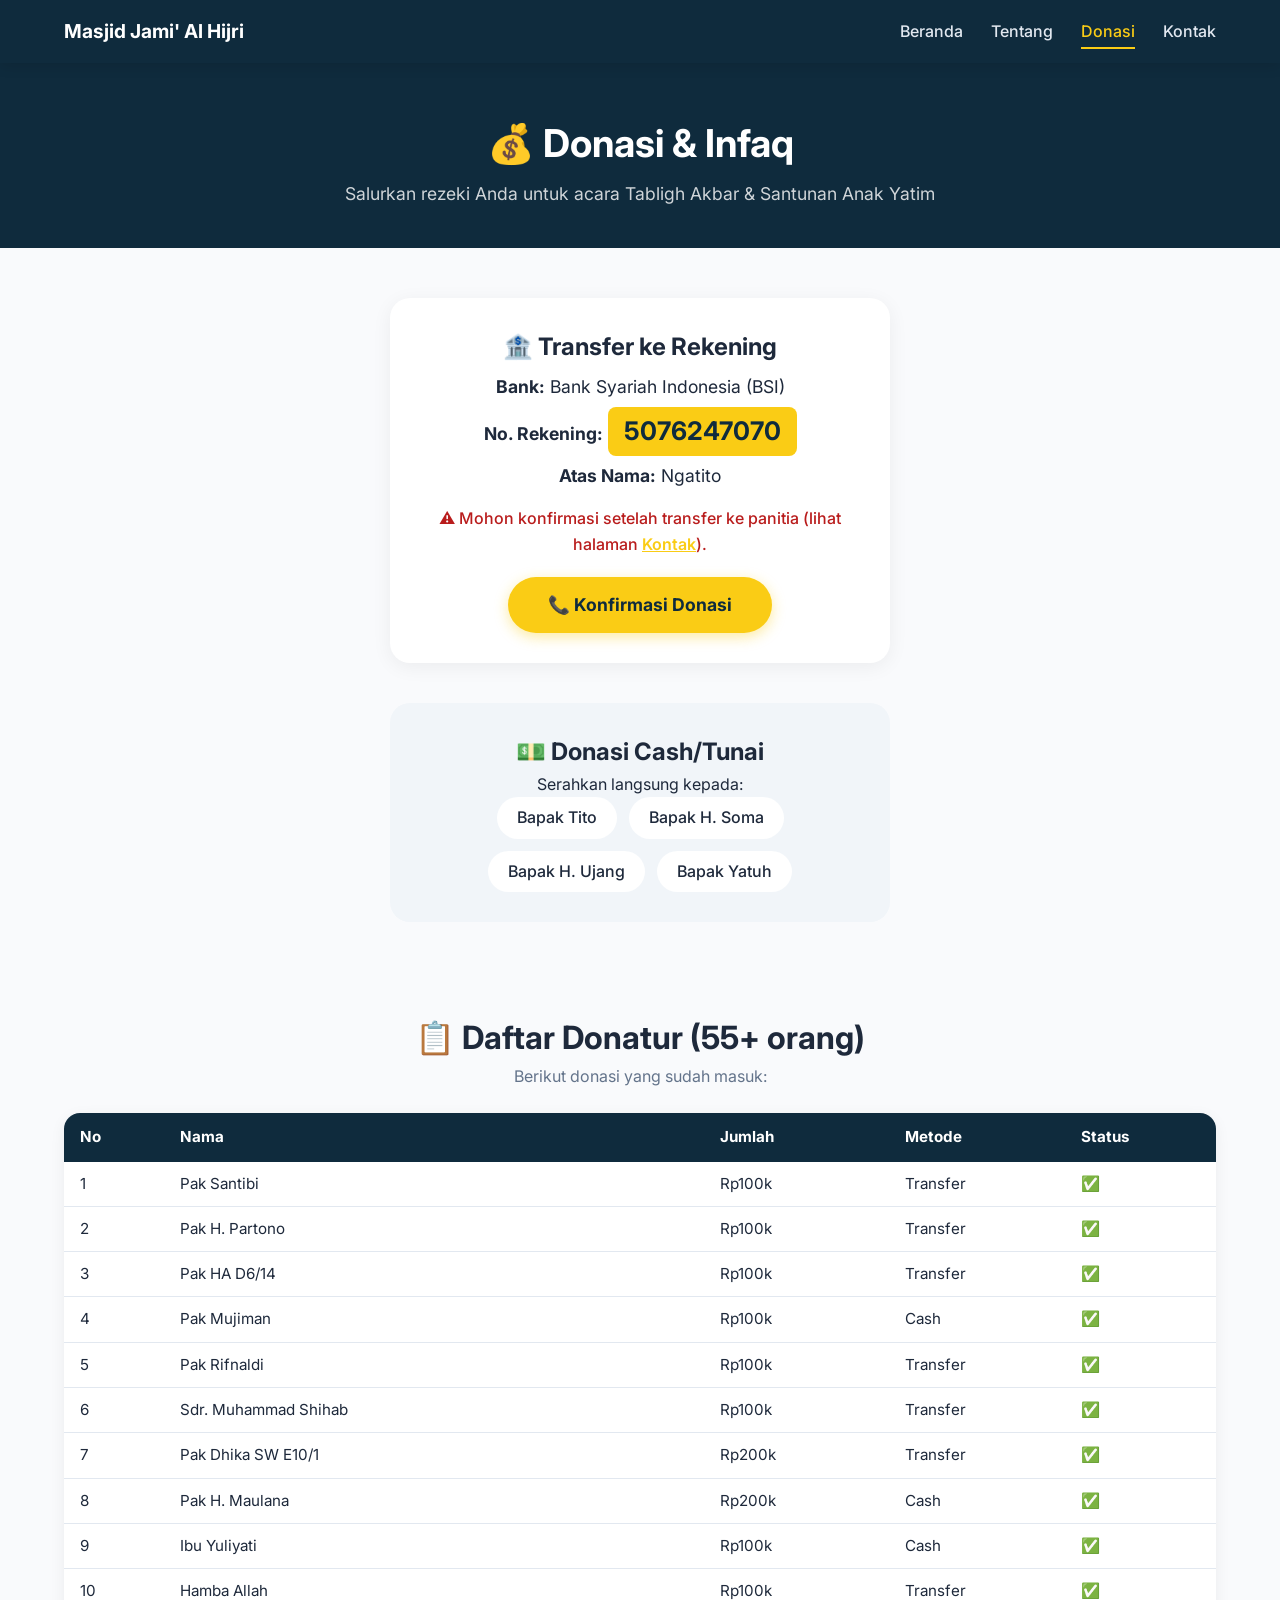
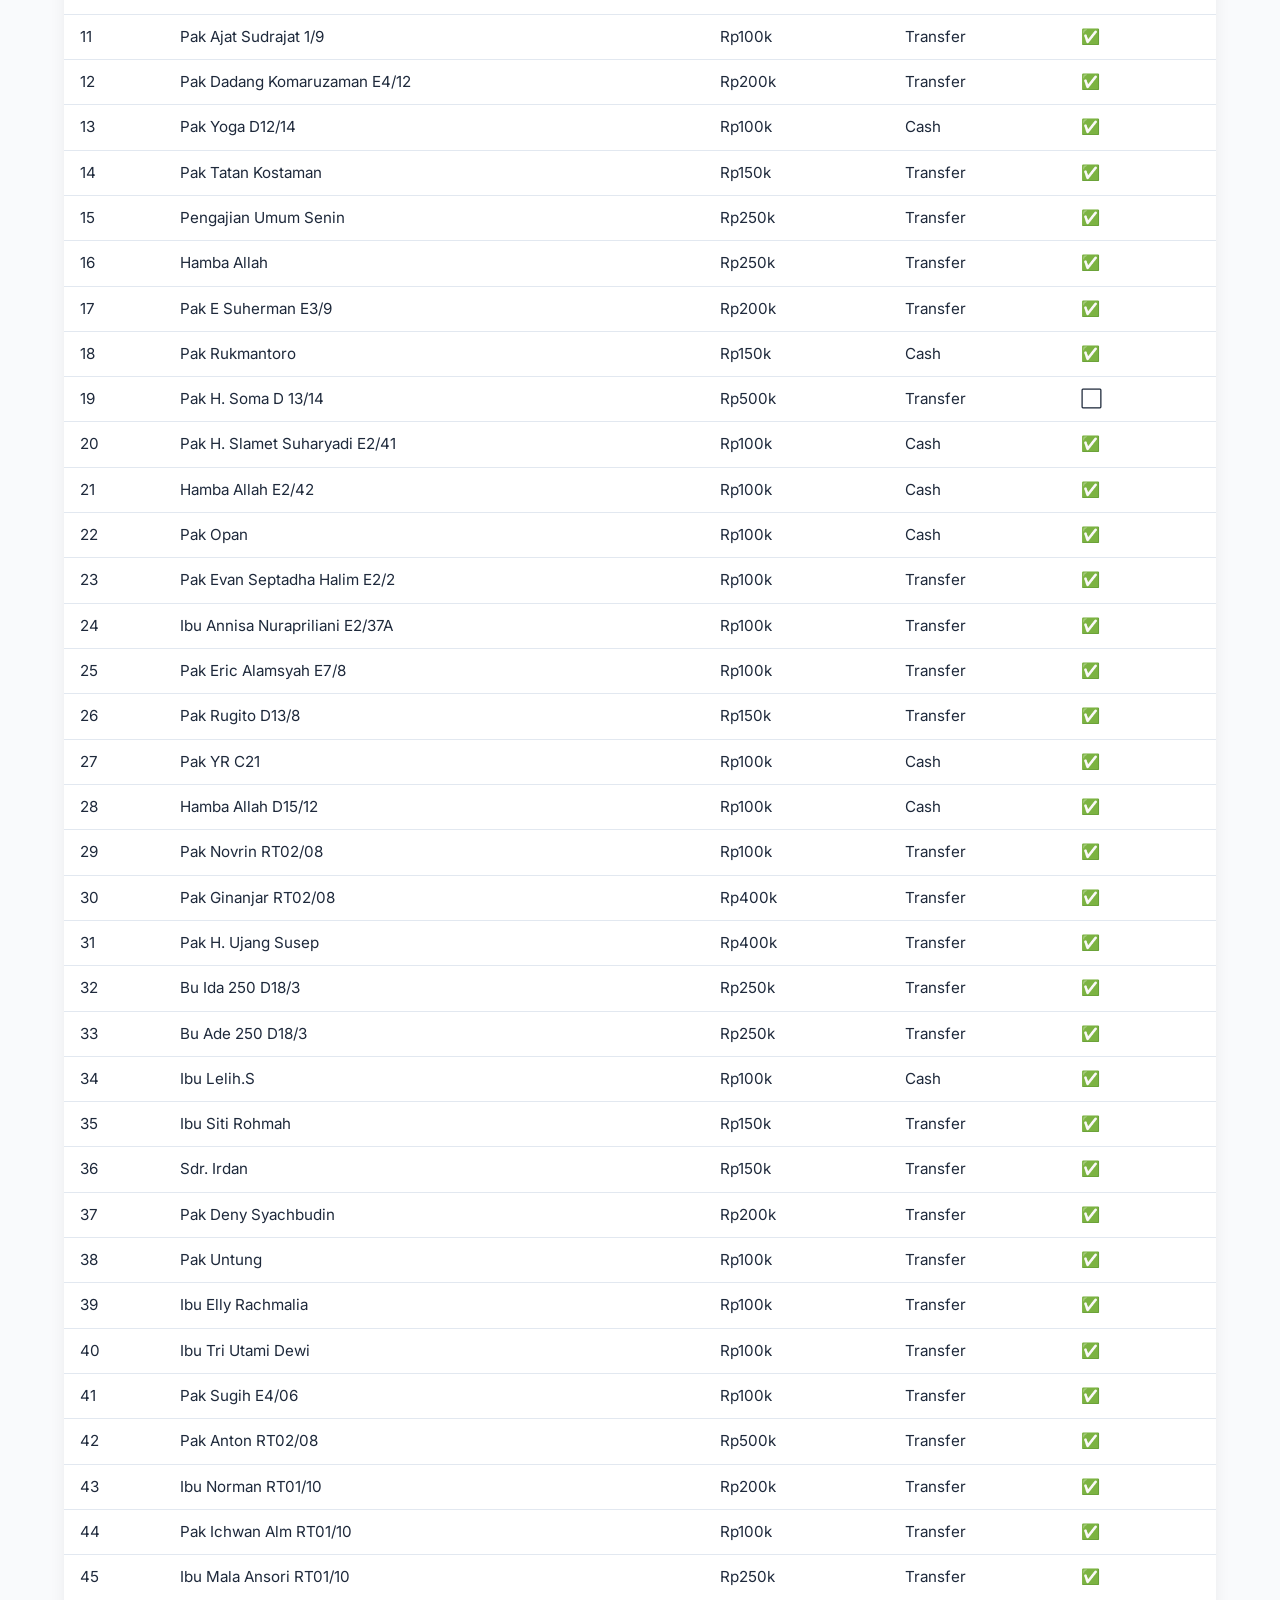
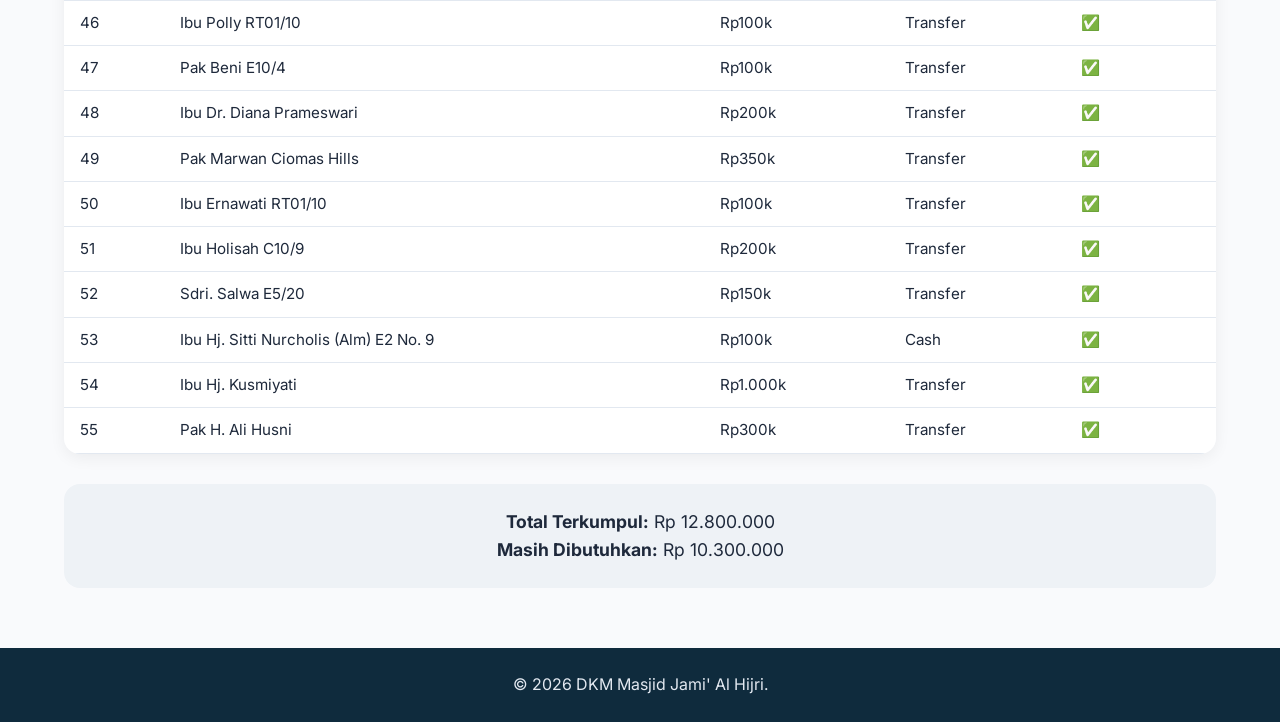
<file: donasi.html>
<!DOCTYPE html>
<html lang="id">
<head>
    <meta charset="UTF-8" />
    <meta name="viewport" content="width=device-width, initial-scale=1.0" />
    <title>Donasi - Masjid Jami' Al Hijri</title>
    <link rel="stylesheet" href="css/style.css" />
    <link href="https://fonts.googleapis.com/css2?family=Inter:opsz@14..32&display=swap" rel="stylesheet" />
</head>
<body>

    <nav class="navbar">
        <div class="container nav-container">
            <a href="index.html" class="logo">
                Masjid Jami' Al Hijri
            </a>
            <ul class="nav-menu">
                <li><a href="index.html">Beranda</a></li>
                <li><a href="tentang.html">Tentang</a></li>
                <li><a href="donasi.html" class="active">Donasi</a></li>
                <li><a href="kontak.html">Kontak</a></li>
            </ul>
            <div class="hamburger">
                <span></span><span></span><span></span>
            </div>
        </div>
    </nav>

    <section class="page-header">
        <div class="container">
            <h1>💰 Donasi & Infaq</h1>
            <p>Salurkan rezeki Anda untuk acara Tabligh Akbar & Santunan Anak Yatim</p>
        </div>
    </section>

    <section class="donasi-rekening">
        <div class="container">
            <div class="rekening-box">
                <h2>🏦 Transfer ke Rekening</h2>
                <div class="rekening-info">
                    <p><strong>Bank:</strong> Bank Syariah Indonesia (BSI)</p>
                    <p><strong>No. Rekening:</strong> <span class="highlight">5076247070</span></p>
                    <p><strong>Atas Nama:</strong> Ngatito</p>
                </div>
                <p class="rekening-catatan">
                    ⚠️ Mohon konfirmasi setelah transfer ke panitia (lihat halaman <a href="kontak.html" style="color: #facc15; font-weight: 600;">Kontak</a>).
                </p>
                <a href="kontak.html" class="btn-primary">📞 Konfirmasi Donasi</a>
            </div>

            <div class="donasi-cash">
                <h2>💵 Donasi Cash/Tunai</h2>
                <p>Serahkan langsung kepada:</p>
                <ul>
                    <li>Bapak Tito</li>
                    <li>Bapak H. Soma</li>
                    <li>Bapak H. Ujang</li>
                    <li>Bapak Yatuh</li>
                </ul>
            </div>
        </div>
    </section>

    <section class="daftar-donatur">
        <div class="container">
            <h2>📋 Daftar Donatur (55+ orang)</h2>
            <p class="donatur-sub">Berikut donasi yang sudah masuk:</p>

            <div class="table-wrapper">
                <table>
                    <thead>
                        <tr>
                            <th>No</th>
                            <th>Nama</th>
                            <th>Jumlah</th>
                            <th>Metode</th>
                            <th>Status</th>
                        </tr>
                    </thead>
                    <tbody>
                        <!-- Data lengkap 55 donatur -->
                        <tr><td>1</td><td>Pak Santibi</td><td>Rp100k</td><td>Transfer</td><td>✅</td></tr>
                        <tr><td>2</td><td>Pak H. Partono</td><td>Rp100k</td><td>Transfer</td><td>✅</td></tr>
                        <tr><td>3</td><td>Pak HA D6/14</td><td>Rp100k</td><td>Transfer</td><td>✅</td></tr>
                        <tr><td>4</td><td>Pak Mujiman</td><td>Rp100k</td><td>Cash</td><td>✅</td></tr>
                        <tr><td>5</td><td>Pak Rifnaldi</td><td>Rp100k</td><td>Transfer</td><td>✅</td></tr>
                        <tr><td>6</td><td>Sdr. Muhammad Shihab</td><td>Rp100k</td><td>Transfer</td><td>✅</td></tr>
                        <tr><td>7</td><td>Pak Dhika SW E10/1</td><td>Rp200k</td><td>Transfer</td><td>✅</td></tr>
                        <tr><td>8</td><td>Pak H. Maulana</td><td>Rp200k</td><td>Cash</td><td>✅</td></tr>
                        <tr><td>9</td><td>Ibu Yuliyati</td><td>Rp100k</td><td>Cash</td><td>✅</td></tr>
                        <tr><td>10</td><td>Hamba Allah</td><td>Rp100k</td><td>Transfer</td><td>✅</td></tr>
                        <tr><td>11</td><td>Pak Ajat Sudrajat 1/9</td><td>Rp100k</td><td>Transfer</td><td>✅</td></tr>
                        <tr><td>12</td><td>Pak Dadang Komaruzaman E4/12</td><td>Rp200k</td><td>Transfer</td><td>✅</td></tr>
                        <tr><td>13</td><td>Pak Yoga D12/14</td><td>Rp100k</td><td>Cash</td><td>✅</td></tr>
                        <tr><td>14</td><td>Pak Tatan Kostaman</td><td>Rp150k</td><td>Transfer</td><td>✅</td></tr>
                        <tr><td>15</td><td>Pengajian Umum Senin</td><td>Rp250k</td><td>Transfer</td><td>✅</td></tr>
                        <tr><td>16</td><td>Hamba Allah</td><td>Rp250k</td><td>Transfer</td><td>✅</td></tr>
                        <tr><td>17</td><td>Pak E Suherman E3/9</td><td>Rp200k</td><td>Transfer</td><td>✅</td></tr>
                        <tr><td>18</td><td>Pak Rukmantoro</td><td>Rp150k</td><td>Cash</td><td>✅</td></tr>
                        <tr><td>19</td><td>Pak H. Soma D 13/14</td><td>Rp500k</td><td>Transfer</td><td>⬜</td></tr>
                        <tr><td>20</td><td>Pak H. Slamet Suharyadi E2/41</td><td>Rp100k</td><td>Cash</td><td>✅</td></tr>
                        <tr><td>21</td><td>Hamba Allah E2/42</td><td>Rp100k</td><td>Cash</td><td>✅</td></tr>
                        <tr><td>22</td><td>Pak Opan</td><td>Rp100k</td><td>Cash</td><td>✅</td></tr>
                        <tr><td>23</td><td>Pak Evan Septadha Halim E2/2</td><td>Rp100k</td><td>Transfer</td><td>✅</td></tr>
                        <tr><td>24</td><td>Ibu Annisa Nurapriliani E2/37A</td><td>Rp100k</td><td>Transfer</td><td>✅</td></tr>
                        <tr><td>25</td><td>Pak Eric Alamsyah E7/8</td><td>Rp100k</td><td>Transfer</td><td>✅</td></tr>
                        <tr><td>26</td><td>Pak Rugito D13/8</td><td>Rp150k</td><td>Transfer</td><td>✅</td></tr>
                        <tr><td>27</td><td>Pak YR C21</td><td>Rp100k</td><td>Cash</td><td>✅</td></tr>
                        <tr><td>28</td><td>Hamba Allah D15/12</td><td>Rp100k</td><td>Cash</td><td>✅</td></tr>
                        <tr><td>29</td><td>Pak Novrin RT02/08</td><td>Rp100k</td><td>Transfer</td><td>✅</td></tr>
                        <tr><td>30</td><td>Pak Ginanjar RT02/08</td><td>Rp400k</td><td>Transfer</td><td>✅</td></tr>
                        <tr><td>31</td><td>Pak H. Ujang Susep</td><td>Rp400k</td><td>Transfer</td><td>✅</td></tr>
                        <tr><td>32</td><td>Bu Ida 250 D18/3</td><td>Rp250k</td><td>Transfer</td><td>✅</td></tr>
                        <tr><td>33</td><td>Bu Ade 250 D18/3</td><td>Rp250k</td><td>Transfer</td><td>✅</td></tr>
                        <tr><td>34</td><td>Ibu Lelih.S</td><td>Rp100k</td><td>Cash</td><td>✅</td></tr>
                        <tr><td>35</td><td>Ibu Siti Rohmah</td><td>Rp150k</td><td>Transfer</td><td>✅</td></tr>
                        <tr><td>36</td><td>Sdr. Irdan</td><td>Rp150k</td><td>Transfer</td><td>✅</td></tr>
                        <tr><td>37</td><td>Pak Deny Syachbudin</td><td>Rp200k</td><td>Transfer</td><td>✅</td></tr>
                        <tr><td>38</td><td>Pak Untung</td><td>Rp100k</td><td>Transfer</td><td>✅</td></tr>
                        <tr><td>39</td><td>Ibu Elly Rachmalia</td><td>Rp100k</td><td>Transfer</td><td>✅</td></tr>
                        <tr><td>40</td><td>Ibu Tri Utami Dewi</td><td>Rp100k</td><td>Transfer</td><td>✅</td></tr>
                        <tr><td>41</td><td>Pak Sugih E4/06</td><td>Rp100k</td><td>Transfer</td><td>✅</td></tr>
                        <tr><td>42</td><td>Pak Anton RT02/08</td><td>Rp500k</td><td>Transfer</td><td>✅</td></tr>
                        <tr><td>43</td><td>Ibu Norman RT01/10</td><td>Rp200k</td><td>Transfer</td><td>✅</td></tr>
                        <tr><td>44</td><td>Pak Ichwan Alm RT01/10</td><td>Rp100k</td><td>Transfer</td><td>✅</td></tr>
                        <tr><td>45</td><td>Ibu Mala Ansori RT01/10</td><td>Rp250k</td><td>Transfer</td><td>✅</td></tr>
                        <tr><td>46</td><td>Ibu Polly RT01/10</td><td>Rp100k</td><td>Transfer</td><td>✅</td></tr>
                        <tr><td>47</td><td>Pak Beni E10/4</td><td>Rp100k</td><td>Transfer</td><td>✅</td></tr>
                        <tr><td>48</td><td>Ibu Dr. Diana Prameswari</td><td>Rp200k</td><td>Transfer</td><td>✅</td></tr>
                        <tr><td>49</td><td>Pak Marwan Ciomas Hills</td><td>Rp350k</td><td>Transfer</td><td>✅</td></tr>
                        <tr><td>50</td><td>Ibu Ernawati RT01/10</td><td>Rp100k</td><td>Transfer</td><td>✅</td></tr>
                        <tr><td>51</td><td>Ibu Holisah C10/9</td><td>Rp200k</td><td>Transfer</td><td>✅</td></tr>
                        <tr><td>52</td><td>Sdri. Salwa E5/20</td><td>Rp150k</td><td>Transfer</td><td>✅</td></tr>
                        <tr><td>53</td><td>Ibu Hj. Sitti Nurcholis (Alm) E2 No. 9</td><td>Rp100k</td><td>Cash</td><td>✅</td></tr>
                        <tr><td>54</td><td>Ibu Hj. Kusmiyati</td><td>Rp1.000k</td><td>Transfer</td><td>✅</td></tr>
                        <tr><td>55</td><td>Pak H. Ali Husni</td><td>Rp300k</td><td>Transfer</td><td>✅</td></tr>
                    </tbody>
                </table>
            </div>

            <div class="donasi-total">
                <p><strong>Total Terkumpul:</strong> Rp 12.800.000</p>
                <p><strong>Masih Dibutuhkan:</strong> Rp 10.300.000</p>
               
            </div>
        </div>
    </section>

    <footer>
        <div class="container footer-container">
            <p>&copy; 2026 DKM Masjid Jami' Al Hijri.</p>
        </div>
    </footer>

    <script src="js/script.js"></script>
</body>
</html>
</file>
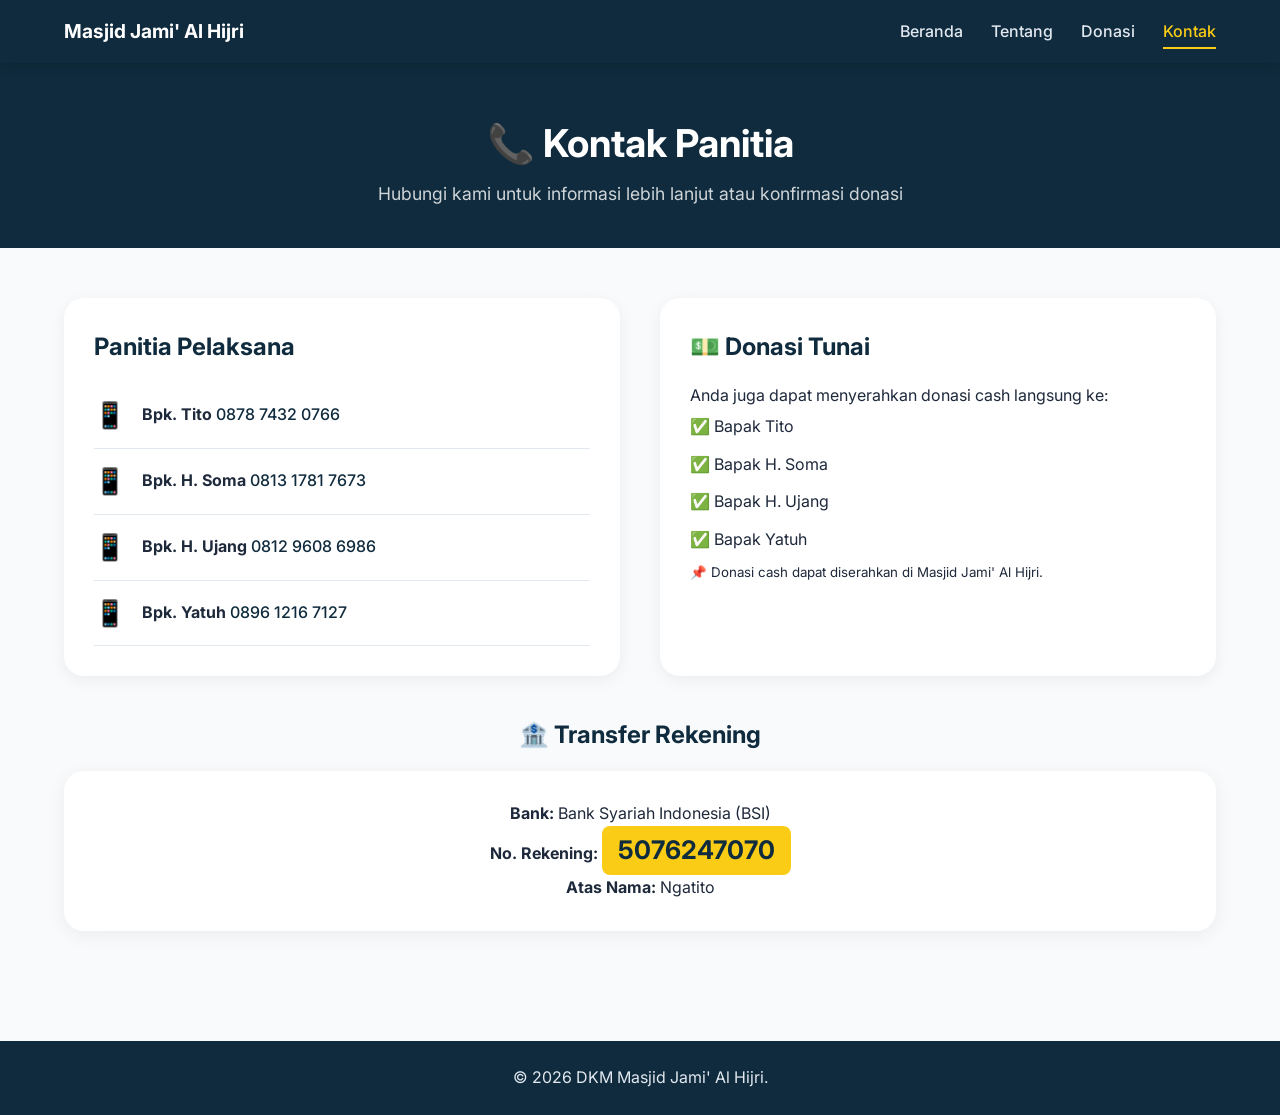
<file: kontak.html>
<!DOCTYPE html>
<html lang="id">
<head>
    <meta charset="UTF-8" />
    <meta name="viewport" content="width=device-width, initial-scale=1.0" />
    <title>Kontak - Masjid Jami' Al Hijri</title>
    <link rel="stylesheet" href="css/style.css" />
    <link href="https://fonts.googleapis.com/css2?family=Inter:opsz@14..32&display=swap" rel="stylesheet" />
</head>
<body>

    <nav class="navbar">
        <div class="container nav-container">
            <a href="index.html" class="logo">
                Masjid Jami' Al Hijri
            </a>
            <ul class="nav-menu">
                <li><a href="index.html">Beranda</a></li>
                <li><a href="tentang.html">Tentang</a></li>
                <li><a href="donasi.html">Donasi</a></li>
                <li><a href="kontak.html" class="active">Kontak</a></li>
            </ul>
            <div class="hamburger">
                <span></span><span></span><span></span>
            </div>
        </div>
    </nav>

    <section class="page-header">
        <div class="container">
            <h1>📞 Kontak Panitia</h1>
            <p>Hubungi kami untuk informasi lebih lanjut atau konfirmasi donasi</p>
        </div>
    </section>

    <section class="kontak-content">
        <div class="container">
            <div class="kontak-grid">
                <div class="kontak-info">
                    <h2>Panitia Pelaksana</h2>
                    <div class="kontak-item">
                        <span class="icon">📱</span>
                        <div>
                            <strong>Bpk. Tito</strong>
                            <a href="tel:+6287874320766">0878 7432 0766</a>
                        </div>
                    </div>
                    <div class="kontak-item">
                        <span class="icon">📱</span>
                        <div>
                            <strong>Bpk. H. Soma</strong>
                            <a href="tel:+6281317817673">0813 1781 7673</a>
                        </div>
                    </div>
                    <div class="kontak-item">
                        <span class="icon">📱</span>
                        <div>
                            <strong>Bpk. H. Ujang </strong>
                            <a href="tel:+6281296086986">0812 9608 6986</a>
                        </div>
                    </div>
                    <div class="kontak-item">
                        <span class="icon">📱</span>
                        <div>
                            <strong>Bpk. Yatuh</strong>
                            <a href="tel:+6289612167127">0896 1216 7127</a>
                        </div>
                    </div>
                </div>

                <div class="kontak-cash">
                    <h2>💵 Donasi Tunai</h2>
                    <p>Anda juga dapat menyerahkan donasi cash langsung ke:</p>
                    <ul>
                        <li>✅ Bapak Tito</li>
                        <li>✅ Bapak H. Soma</li>
                        <li>✅ Bapak H. Ujang</li>
                        <li>✅ Bapak Yatuh</li>
                    </ul>
                    <p class="note">
                        <small>📌 Donasi cash dapat diserahkan di Masjid Jami' Al Hijri.</small>
                    </p>
                </div>
            </div>

            <div class="kontak-rekening">
                <h2>🏦 Transfer Rekening</h2>
                <div class="rekening-box">
                    <p><strong>Bank:</strong> Bank Syariah Indonesia (BSI)</p>
                    <p><strong>No. Rekening:</strong> <span class="highlight">5076247070</span></p>
                    <p><strong>Atas Nama:</strong> Ngatito</p>
                </div>
            </div>
        </div>
    </section>

    <footer>
        <div class="container footer-container">
            <p>&copy; 2026 DKM Masjid Jami' Al Hijri.</p>
        </div>
    </footer>

    <script src="js/script.js"></script>
</body>
</html>
</file>
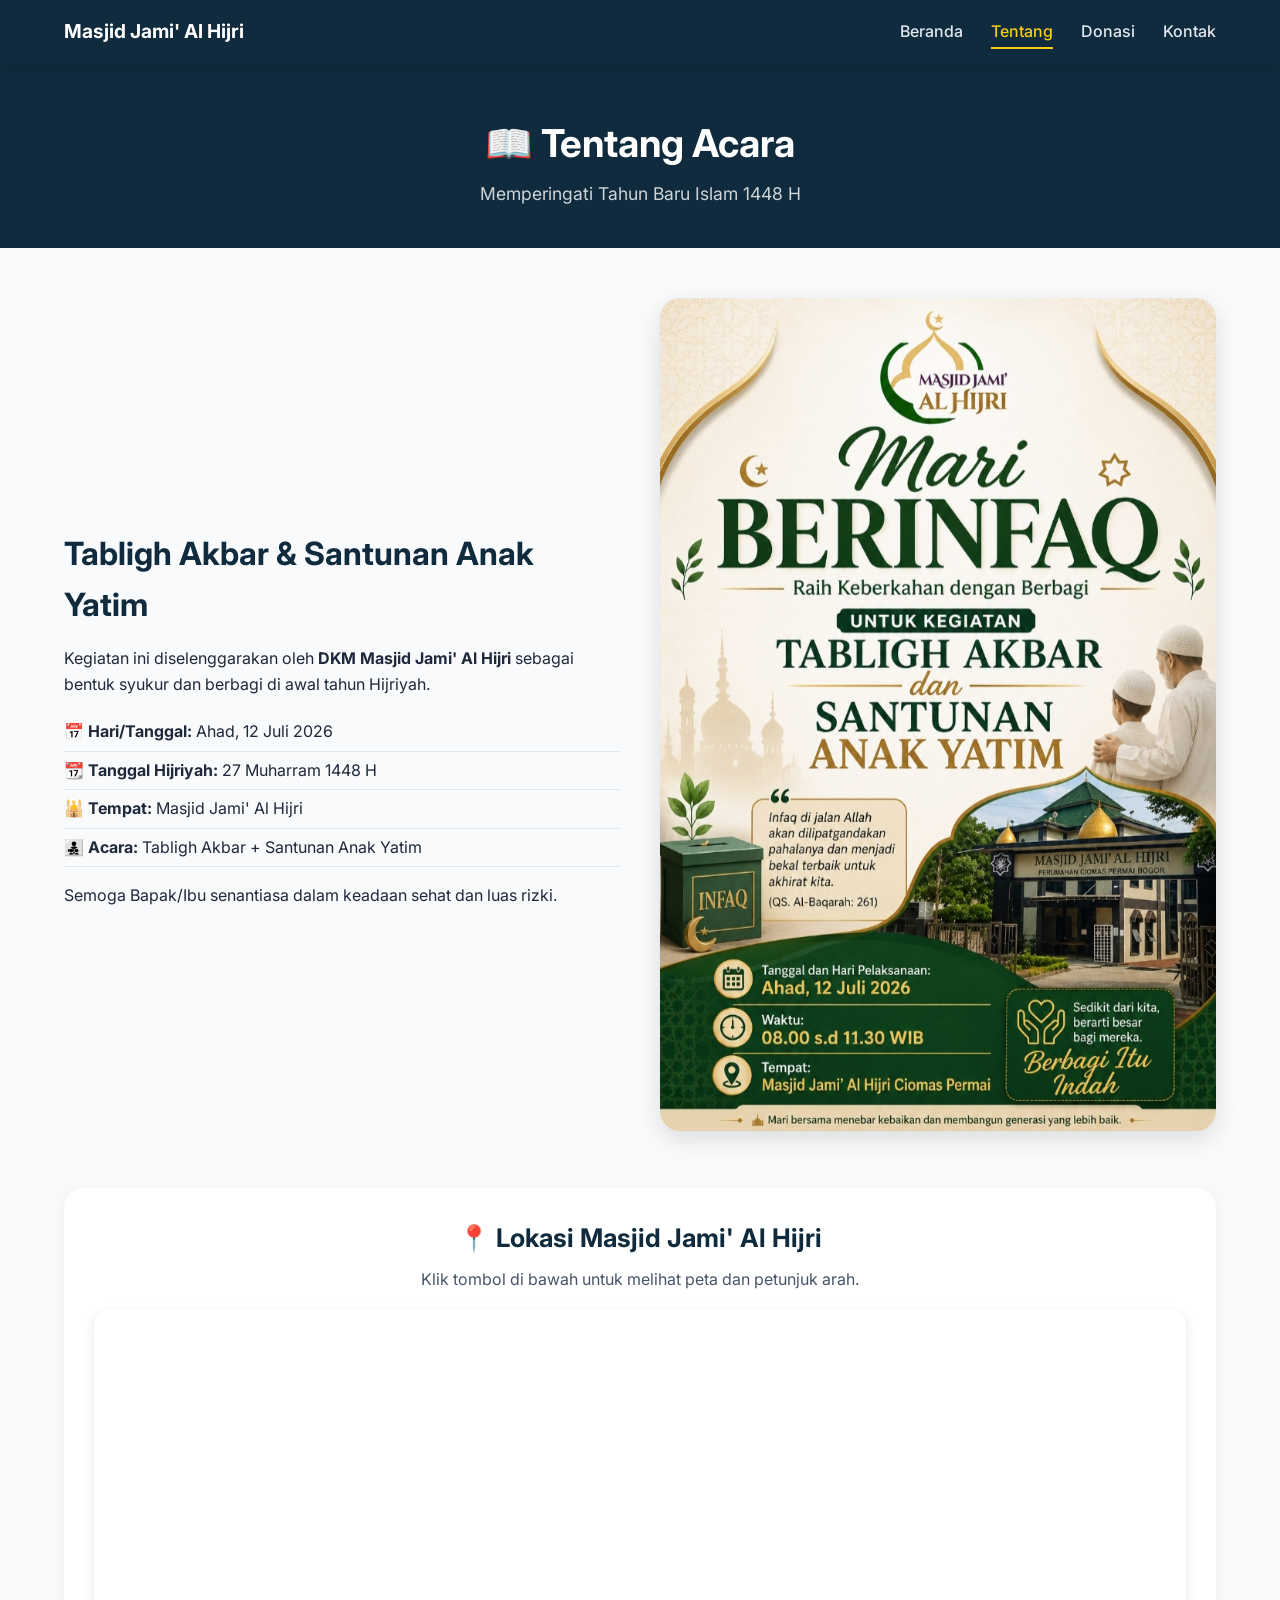
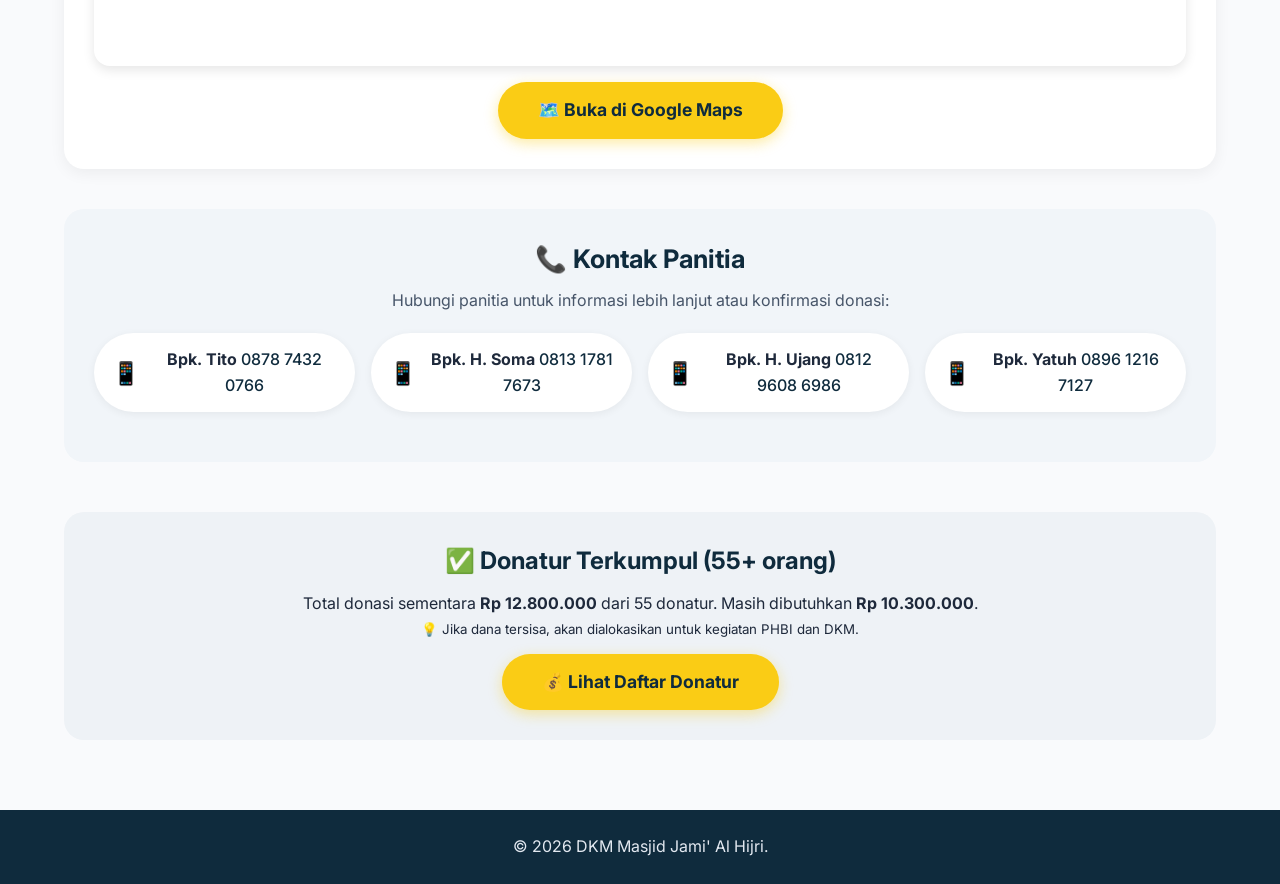
<file: tentang.html>
<!DOCTYPE html>
<html lang="id">
<head>
    <meta charset="UTF-8" />
    <meta name="viewport" content="width=device-width, initial-scale=1.0" />
    <title>Tentang Acara - Masjid Jami' Al Hijri</title>
    <link rel="stylesheet" href="css/style.css" />
    <link href="https://fonts.googleapis.com/css2?family=Inter:opsz@14..32&display=swap" rel="stylesheet" />
</head>
<body>

    <!-- ===== NAVBAR ===== -->
    <nav class="navbar">
        <div class="container nav-container">
            <a href="index.html" class="logo">
                Masjid Jami' Al Hijri
            </a>
            <ul class="nav-menu">
                <li><a href="index.html">Beranda</a></li>
                <li><a href="tentang.html" class="active">Tentang</a></li>
                <li><a href="donasi.html">Donasi</a></li>
                <li><a href="kontak.html">Kontak</a></li>
            </ul>
            <div class="hamburger">
                <span></span><span></span><span></span>
            </div>
        </div>
    </nav>

    <!-- ===== PAGE HEADER ===== -->
    <section class="page-header">
        <div class="container">
            <h1>📖 Tentang Acara</h1>
            <p>Memperingati Tahun Baru Islam 1448 H</p>
        </div>
    </section>

    <!-- ===== KONTEN TENTANG ===== -->
    <section class="tentang-content">
        <div class="container">

            <!-- Grid: Deskripsi & Gambar -->
            <div class="tentang-grid">
                <div class="tentang-text">
                    <h2>Tabligh Akbar & Santunan Anak Yatim</h2>
                    <p>
                        Kegiatan ini diselenggarakan oleh <strong>DKM Masjid Jami' Al Hijri</strong>
                        sebagai bentuk syukur dan berbagi di awal tahun Hijriyah.
                    </p>
                    <ul>
                        <li>📅 <strong>Hari/Tanggal:</strong> Ahad, 12 Juli 2026</li>
                        <li>📆 <strong>Tanggal Hijriyah:</strong> 27 Muharram 1448 H</li>
                        <li>🕌 <strong>Tempat:</strong> Masjid Jami' Al Hijri</li>
                        <li>👨‍👧‍👦 <strong>Acara:</strong> Tabligh Akbar + Santunan Anak Yatim</li>
                    </ul>
                    <p>
                        Semoga Bapak/Ibu senantiasa dalam keadaan sehat dan luas rizki.
                    </p>
                </div>
                <div class="tentang-image">
                    <img src="images/tabligh-akbar.jpeg" alt="Tabligh Akbar & Santunan Anak Yatim" style="width: 100%; height: auto;" />
                </div>
            </div>

            <!-- ===== LOKASI & GOOGLE MAPS ===== -->
            <div class="tentang-lokasi">
                <h3>📍 Lokasi Masjid Jami' Al Hijri</h3>
                <p>Klik tombol di bawah untuk melihat peta dan petunjuk arah.</p>
                <div class="map-container">
                    <iframe 
                        src="https://www.google.com/maps/embed?pb=!1m14!1m8!1m3!1d6017.370024160575!2d106.7486612!3d-6.5954164!3m2!1i1024!2i768!4f13.1!3m3!1m2!1s0x2e69c51bc2df1af3%3A0x2d0c2815513e900e!2sMasjid%20Al%20Hijri!5e1!3m2!1sen!2sid!4v1783185610032!5m2!1sen!2sid" 
                        width="100%" 
                        height="350" 
                        style="border:0; border-radius: 16px;" 
                        allowfullscreen="" 
                        loading="lazy" 
                        referrerpolicy="no-referrer-when-downgrade">
                    </iframe>
                </div>
                <a href="https://maps.app.goo.gl/6wsugHKw6DwjgAve7" 
                   target="_blank" 
                   class="btn-primary" 
                   style="display: inline-block; margin-top: 16px;">
                   🗺️ Buka di Google Maps
                </a>
            </div>

            <!-- ===== KONTAK PANITIA (di halaman Tentang) ===== -->
            <div class="tentang-kontak-panitia">
                <h3>📞 Kontak Panitia</h3>
                <p>Hubungi panitia untuk informasi lebih lanjut atau konfirmasi donasi:</p>
                <div class="kontak-grid-mini">
                    <div class="kontak-card">
                        <span class="icon">📱</span>
                        <div>
                            <strong>Bpk. Tito</strong>
                            <a href="tel:+6287874320766">0878 7432 0766</a>
                        </div>
                    </div>
                    <div class="kontak-card">
                        <span class="icon">📱</span>
                        <div>
                            <strong>Bpk. H. Soma</strong>
                            <a href="tel:+6281317817673">0813 1781 7673</a>
                        </div>
                    </div>
                    <div class="kontak-card">
                        <span class="icon">📱</span>
                        <div>
                            <strong>Bpk. H. Ujang </strong>
                            <a href="tel:+6281296086986">0812 9608 6986</a>
                        </div>
                    </div>
                    <div class="kontak-card">
                        <span class="icon">📱</span>
                        <div>
                            <strong>Bpk. Yatuh</strong>
                            <a href="tel:+6289612167127">0896 1216 7127</a>
                        </div>
                    </div>
                </div>
            </div>

            <!-- ===== DONATUR RINGKASAN ===== -->
            <div class="tentang-donatur">
                <h3>✅ Donatur Terkumpul (55+ orang)</h3>
                <p>
                    Total donasi sementara <strong>Rp 12.800.000</strong> dari 55 donatur.
                    Masih dibutuhkan <strong>Rp 10.300.000</strong>.
                </p>
                <p>
                    <small>
                        💡 Jika dana tersisa, akan dialokasikan untuk kegiatan PHBI dan DKM.
                    </small>
                </p>
                <a href="donasi.html" class="btn-primary" style="margin-top: 12px;">💰 Lihat Daftar Donatur</a>
            </div>

        </div>
    </section>

    <!-- ===== FOOTER ===== -->
    <footer>
        <div class="container footer-container">
            <p>&copy; 2026 DKM Masjid Jami' Al Hijri.</p>
        </div>
    </footer>

    <script src="js/script.js"></script>
</body>
</html>
</file>
<file: css/style.css>
/* ===== RESET & BASE ===== */
* {
    margin: 0;
    padding: 0;
    box-sizing: border-box;
}

body {
    font-family: 'Inter', sans-serif;
    background: #f9fafc;
    color: #1e293b;
    line-height: 1.6;
}

.container {
    width: 90%;
    max-width: 1200px;
    margin: 0 auto;
}

/* ===== NAVBAR ===== */
.navbar {
    background: #0f2b3d;
    padding: 16px 0;
    box-shadow: 0 4px 12px rgba(0,0,0,0.1);
    position: sticky;
    top: 0;
    z-index: 1000;
}

.nav-container {
    display: flex;
    justify-content: space-between;
    align-items: center;
}

.logo {
    display: flex;
    align-items: center;
    gap: 10px;
    color: #fff;
    text-decoration: none;
    font-weight: 700;
    font-size: 1.2rem;
}

.logo-img {
    height: 40px;
    width: auto;
}

.nav-menu {
    display: flex;
    list-style: none;
    gap: 28px;
}

.nav-menu a {
    color: #e2e8f0;
    text-decoration: none;
    font-weight: 500;
    transition: color 0.3s;
    padding: 6px 0;
    border-bottom: 2px solid transparent;
}

.nav-menu a:hover,
.nav-menu a.active {
    color: #facc15;
    border-bottom-color: #facc15;
}

/* ===== HAMBURGER ===== */
.hamburger {
    display: none;
    flex-direction: column;
    gap: 5px;
    cursor: pointer;
}

.hamburger span {
    display: block;
    width: 28px;
    height: 3px;
    background: #fff;
    border-radius: 4px;
}

/* ===== HERO ===== */
.hero {
    position: relative;
    min-height: 80vh;
    background: url('../images/hero-bg.jpg') center/cover no-repeat;
    display: flex;
    align-items: center;
    text-align: center;
    color: #fff;
}

.hero-overlay {
    position: absolute;
    inset: 0;
    background: rgba(0, 0, 0, 0.55);
}

.hero-content {
    position: relative;
    z-index: 1;
    padding: 40px 0;
}

.hero h1 {
    font-size: 3rem;
    font-weight: 700;
    margin-bottom: 12px;
}

.hero-sub {
    font-size: 1.4rem;
    font-weight: 300;
    margin-bottom: 20px;
}

.hero-info {
    font-size: 1.1rem;
    background: rgba(255,255,255,0.15);
    display: inline-block;
    padding: 16px 32px;
    border-radius: 12px;
    backdrop-filter: blur(4px);
    margin-bottom: 30px;
}

.hero-info p {
    margin: 4px 0;
}

/* ===== BUTTONS ===== */
.btn-primary {
    display: inline-block;
    background: #facc15;
    color: #0f2b3d;
    padding: 14px 40px;
    border-radius: 40px;
    font-weight: 700;
    font-size: 1.1rem;
    text-decoration: none;
    transition: all 0.3s;
    box-shadow: 0 4px 14px rgba(250, 204, 21, 0.4);
}

.btn-primary:hover {
    background: #eab308;
    transform: scale(1.03);
    box-shadow: 0 6px 20px rgba(250, 204, 21, 0.5);
}

/* ===== TOMBOL SECONDARY ===== */
.btn-secondary {
    display: inline-block;
    background: transparent;
    color: #fff;
    padding: 14px 40px;
    border-radius: 40px;
    font-weight: 700;
    font-size: 1.1rem;
    text-decoration: none;
    transition: all 0.3s;
    border: 2px solid #fff;
}

.btn-secondary:hover {
    background: rgba(255, 255, 255, 0.15);
    transform: scale(1.03);
}

/* ===== STATS ===== */
.stats {
    padding: 40px 0;
    background: #fff;
}

.stats-grid {
    display: grid;
    grid-template-columns: repeat(4, 1fr);
    gap: 24px;
    text-align: center;
}

.stat-item {
    padding: 20px;
    background: #f8fafc;
    border-radius: 16px;
    border: 1px solid #e2e8f0;
}

.stat-number {
    display: block;
    font-size: 2rem;
    font-weight: 700;
    color: #0f2b3d;
}

.stat-label {
    font-size: 0.95rem;
    color: #64748b;
}

/* ===== INFO RINGKAS ===== */
.info-ringkas {
    padding: 60px 0;
    background: #f1f5f9;
    text-align: center;
}

.info-ringkas h2 {
    font-size: 2rem;
    margin-bottom: 16px;
}

.info-ringkas > p {
    max-width: 700px;
    margin: 0 auto 40px;
    color: #475569;
}

.info-grid {
    display: grid;
    grid-template-columns: repeat(auto-fit, minmax(220px, 1fr));
    gap: 30px;
}

.info-card {
    background: #fff;
    padding: 30px 20px;
    border-radius: 20px;
    box-shadow: 0 4px 12px rgba(0,0,0,0.06);
    transition: transform 0.3s;
}

.info-card:hover {
    transform: translateY(-6px);
}

.info-card img {
    width: 60px;
    height: auto;
    margin-bottom: 12px;
}

.info-card h3 {
    margin-bottom: 8px;
    color: #0f2b3d;
}

/* ===== PAGE HEADER ===== */
.page-header {
    background: #0f2b3d;
    color: #fff;
    padding: 50px 0 40px;
    text-align: center;
}

.page-header h1 {
    font-size: 2.4rem;
    margin-bottom: 6px;
}

.page-header p {
    font-size: 1.1rem;
    opacity: 0.8;
}

/* ===== TENTANG ===== */
.tentang-content {
    padding: 50px 0;
}

.tentang-grid {
    display: grid;
    grid-template-columns: 1fr 1fr;
    gap: 40px;
    align-items: center;
}

.tentang-text h2 {
    font-size: 2rem;
    margin-bottom: 16px;
    color: #0f2b3d;
}

.tentang-text ul {
    list-style: none;
    padding: 0;
    margin: 16px 0;
}

.tentang-text ul li {
    padding: 6px 0;
    border-bottom: 1px solid #e2e8f0;
}

.tentang-image img {
    width: 100%;
    border-radius: 20px;
    box-shadow: 0 8px 24px rgba(0,0,0,0.12);
}

/* ===== TENTANG - LOKASI & MAPS ===== */
.tentang-lokasi {
    margin: 50px 0 40px;
    padding: 30px;
    background: #fff;
    border-radius: 20px;
    box-shadow: 0 4px 16px rgba(0,0,0,0.06);
    text-align: center;
}

.tentang-lokasi h3 {
    font-size: 1.6rem;
    margin-bottom: 8px;
    color: #0f2b3d;
}

.tentang-lokasi p {
    color: #475569;
}

.map-container {
    margin-top: 16px;
    border-radius: 16px;
    overflow: hidden;
    box-shadow: 0 4px 12px rgba(0,0,0,0.1);
}

/* ===== TENTANG - KONTAK PANITIA ===== */
.tentang-kontak-panitia {
    margin: 40px 0;
    padding: 30px;
    background: #f1f5f9;
    border-radius: 20px;
    text-align: center;
}

.tentang-kontak-panitia h3 {
    font-size: 1.6rem;
    margin-bottom: 8px;
    color: #0f2b3d;
}

.tentang-kontak-panitia > p {
    color: #475569;
    margin-bottom: 16px;
}

.kontak-grid-mini {
    display: grid;
    grid-template-columns: repeat(auto-fit, minmax(200px, 1fr));
    gap: 16px;
    margin: 20px 0;
}

.kontak-card {
    display: flex;
    align-items: center;
    gap: 12px;
    background: #fff;
    padding: 14px 18px;
    border-radius: 40px;
    box-shadow: 0 2px 8px rgba(0,0,0,0.06);
    justify-content: center;
}

.kontak-card .icon {
    font-size: 1.4rem;
}

.kontak-card a {
    color: #0f2b3d;
    text-decoration: none;
    font-weight: 500;
}

.kontak-card a:hover {
    color: #facc15;
}

.tentang-kontak-panitia .note {
    margin-top: 12px;
    color: #475569;
}

.tentang-kontak-panitia .note a {
    color: #0f2b3d;
    font-weight: 600;
    text-decoration: underline;
}

.tentang-kontak-panitia .note a:hover {
    color: #facc15;
}

/* ===== TENTANG - DONATUR RINGKASAN ===== */
.tentang-donatur {
    margin-top: 50px;
    padding: 30px;
    background: #eef2f6;
    border-radius: 20px;
    text-align: center;
}

.tentang-donatur h3 {
    font-size: 1.5rem;
    margin-bottom: 10px;
    color: #0f2b3d;
}

.tentang-donatur p {
    color: #1e293b;
}

.tentang-donatur .progress-bar {
    max-width: 400px;
    margin: 12px auto;
}

/* ===== DONASI ===== */
.donasi-rekening {
    padding: 50px 0;
}

.rekening-box {
    background: #fff;
    padding: 30px;
    border-radius: 20px;
    box-shadow: 0 4px 20px rgba(0,0,0,0.06);
    text-align: center;
    max-width: 500px;
    margin: 0 auto 40px;
}

.rekening-info p {
    font-size: 1.1rem;
    margin: 6px 0;
}

.highlight {
    font-size: 1.6rem;
    font-weight: 700;
    color: #0f2b3d;
    background: #facc15;
    padding: 4px 16px;
    border-radius: 8px;
    display: inline-block;
}

.rekening-catatan {
    margin: 16px 0 20px;
    color: #b91c1c;
    font-weight: 500;
}

.donasi-cash {
    background: #f1f5f9;
    padding: 30px;
    border-radius: 20px;
    text-align: center;
    max-width: 500px;
    margin: 0 auto;
}

.donasi-cash ul {
    list-style: none;
    padding: 0;
    display: flex;
    flex-wrap: wrap;
    justify-content: center;
    gap: 12px;
}

.donasi-cash ul li {
    background: #fff;
    padding: 8px 20px;
    border-radius: 40px;
    font-weight: 500;
}

/* ===== TABEL DONATUR ===== */
.daftar-donatur {
    padding: 40px 0;
}

.daftar-donatur h2 {
    text-align: center;
    font-size: 2rem;
}

.donatur-sub {
    text-align: center;
    color: #64748b;
    margin-bottom: 24px;
}

.table-wrapper {
    overflow-x: auto;
    border-radius: 16px;
    box-shadow: 0 4px 16px rgba(0,0,0,0.06);
}

table {
    width: 100%;
    border-collapse: collapse;
    background: #fff;
    font-size: 0.95rem;
}

table th {
    background: #0f2b3d;
    color: #fff;
    padding: 12px 16px;
    text-align: left;
}

table td {
    padding: 10px 16px;
    border-bottom: 1px solid #e2e8f0;
}

table tr:hover {
    background: #f8fafc;
}

.donasi-total {
    margin-top: 30px;
    text-align: center;
    padding: 24px;
    background: #eef2f6;
    border-radius: 16px;
}

.donasi-total p {
    font-size: 1.1rem;
}

.progress-bar {
    width: 100%;
    max-width: 500px;
    height: 28px;
    background: #e2e8f0;
    border-radius: 40px;
    margin: 12px auto 0;
    overflow: hidden;
}

.progress-fill {
    height: 100%;
    background: #0f2b3d;
    color: #fff;
    font-weight: 700;
    font-size: 0.85rem;
    display: flex;
    align-items: center;
    justify-content: center;
    border-radius: 40px;
}

/* ===== KONTAK ===== */
.kontak-content {
    padding: 50px 0;
}

.kontak-grid {
    display: grid;
    grid-template-columns: 1fr 1fr;
    gap: 40px;
}

.kontak-info,
.kontak-cash {
    background: #fff;
    padding: 30px;
    border-radius: 20px;
    box-shadow: 0 4px 16px rgba(0,0,0,0.06);
}

.kontak-info h2,
.kontak-cash h2 {
    color: #0f2b3d;
    margin-bottom: 16px;
}

.kontak-item {
    display: flex;
    align-items: center;
    gap: 16px;
    padding: 12px 0;
    border-bottom: 1px solid #e2e8f0;
}

.kontak-item .icon {
    font-size: 1.6rem;
}

.kontak-item a {
    color: #0f2b3d;
    text-decoration: none;
    font-weight: 500;
}

.kontak-item a:hover {
    color: #facc15;
}

.kontak-cash ul {
    list-style: none;
    padding: 0;
}

.kontak-cash ul li {
    padding: 6px 0;
}

.kontak-rekening {
    margin-top: 40px;
}

.kontak-rekening .rekening-box {
    max-width: 100%;
}

.kontak-rekening h2 {
    text-align: center;
    color: #0f2b3d;
    margin-bottom: 16px;
}

/* ===== FOOTER ===== */
footer {
    background: #0f2b3d;
    color: #e2e8f0;
    text-align: center;
    padding: 24px 0;
    margin-top: 20px;
}

/* ============================================================
   ===== RESPONSIVE =====
   ============================================================ */

/* Tablet & Mobile besar */
@media (max-width: 992px) {
    .tentang-grid {
        grid-template-columns: 1fr;
        gap: 30px;
    }

    .tentang-image {
        order: -1;
    }

    .tentang-image img {
        max-height: 400px;
        object-fit: cover;
    }
}

/* Mobile */
@media (max-width: 768px) {
    /* Navbar */
    .nav-menu {
        display: none;
        flex-direction: column;
        background: #0f2b3d;
        position: absolute;
        top: 70px;
        left: 0;
        width: 100%;
        padding: 20px;
        gap: 16px;
        box-shadow: 0 8px 16px rgba(0,0,0,0.2);
    }

    .nav-menu.open {
        display: flex;
    }

    .hamburger {
        display: flex;
    }

    /* Hero */
    .hero {
        min-height: 60vh;
    }

    .hero h1 {
        font-size: 2rem;
    }

    .hero-sub {
        font-size: 1.1rem;
    }

    .hero-info {
        font-size: 0.95rem;
        padding: 12px 20px;
    }

    /* Stats */
    .stats-grid {
        grid-template-columns: 1fr 1fr;
        gap: 16px;
    }

    .stat-number {
        font-size: 1.5rem;
    }

    /* Tentang */
    .tentang-content {
        padding: 30px 0;
    }

    .tentang-text h2 {
        font-size: 1.6rem;
    }

    .tentang-lokasi {
        padding: 20px;
        margin: 30px 0;
    }

    .tentang-lokasi h3 {
        font-size: 1.3rem;
    }

    .map-container iframe {
        height: 250px;
    }

    .tentang-kontak-panitia {
        padding: 20px;
        margin: 30px 0;
    }

    .tentang-kontak-panitia h3 {
        font-size: 1.3rem;
    }

    .kontak-grid-mini {
        grid-template-columns: 1fr;
        gap: 10px;
    }

    .kontak-card {
        justify-content: flex-start;
        padding: 12px 16px;
    }

    .tentang-donatur {
        padding: 20px;
        margin-top: 30px;
    }

    .tentang-donatur h3 {
        font-size: 1.2rem;
    }

    /* Donasi */
    .donasi-rekening {
        padding: 30px 0;
    }

    .rekening-box {
        padding: 20px;
        margin: 0 auto 30px;
    }

    .highlight {
        font-size: 1.2rem;
        padding: 2px 12px;
    }

    .donasi-cash {
        padding: 20px;
    }

    /* Tabel Donatur */
    .daftar-donatur {
        padding: 30px 0;
    }

    .daftar-donatur h2 {
        font-size: 1.6rem;
    }

    table {
        font-size: 0.85rem;
    }

    table th,
    table td {
        padding: 8px 12px;
    }

    /* Kontak */
    .kontak-content {
        padding: 30px 0;
    }

    .kontak-grid {
        grid-template-columns: 1fr;
        gap: 24px;
    }

    .kontak-info,
    .kontak-cash {
        padding: 20px;
    }

    /* Page Header */
    .page-header {
        padding: 30px 0 24px;
    }

    .page-header h1 {
        font-size: 1.8rem;
    }

    /* Info Ringkas */
    .info-ringkas {
        padding: 40px 0;
    }

    .info-ringkas h2 {
        font-size: 1.6rem;
    }

    .info-grid {
        grid-template-columns: 1fr;
        gap: 20px;
    }
}

/* Mobile kecil */
@media (max-width: 480px) {
    .stats-grid {
        grid-template-columns: 1fr;
    }

    .hero h1 {
        font-size: 1.6rem;
    }

    .hero-sub {
        font-size: 1rem;
    }

    .hero-info {
        font-size: 0.85rem;
        padding: 10px 16px;
    }

    .btn-primary,
    .btn-secondary {
        padding: 12px 28px;
        font-size: 1rem;
    }

    .logo {
        font-size: 1rem;
    }

    .logo-img {
        height: 32px;
    }

    .container {
        width: 95%;
    }

    .rekening-info p {
        font-size: 0.95rem;
    }

    .highlight {
        font-size: 1rem;
    }

    .tentang-text ul li {
        font-size: 0.95rem;
    }

    .map-container iframe {
        height: 200px;
    }

    .kontak-card {
        font-size: 0.9rem;
    }

    .kontak-card .icon {
        font-size: 1.2rem;
    }

    .donasi-cash ul li {
        font-size: 0.9rem;
        padding: 6px 14px;
    }

    table {
        font-size: 0.75rem;
    }

    table th,
    table td {
        padding: 6px 8px;
    }
}

/* ===== UTILITY ===== */
.text-center {
    text-align: center;
}

.mt-16 {
    margin-top: 16px;
}

.mt-24 {
    margin-top: 24px;
}

.mb-16 {
    margin-bottom: 16px;
}

.mb-24 {
    margin-bottom: 24px;
}
</file>
